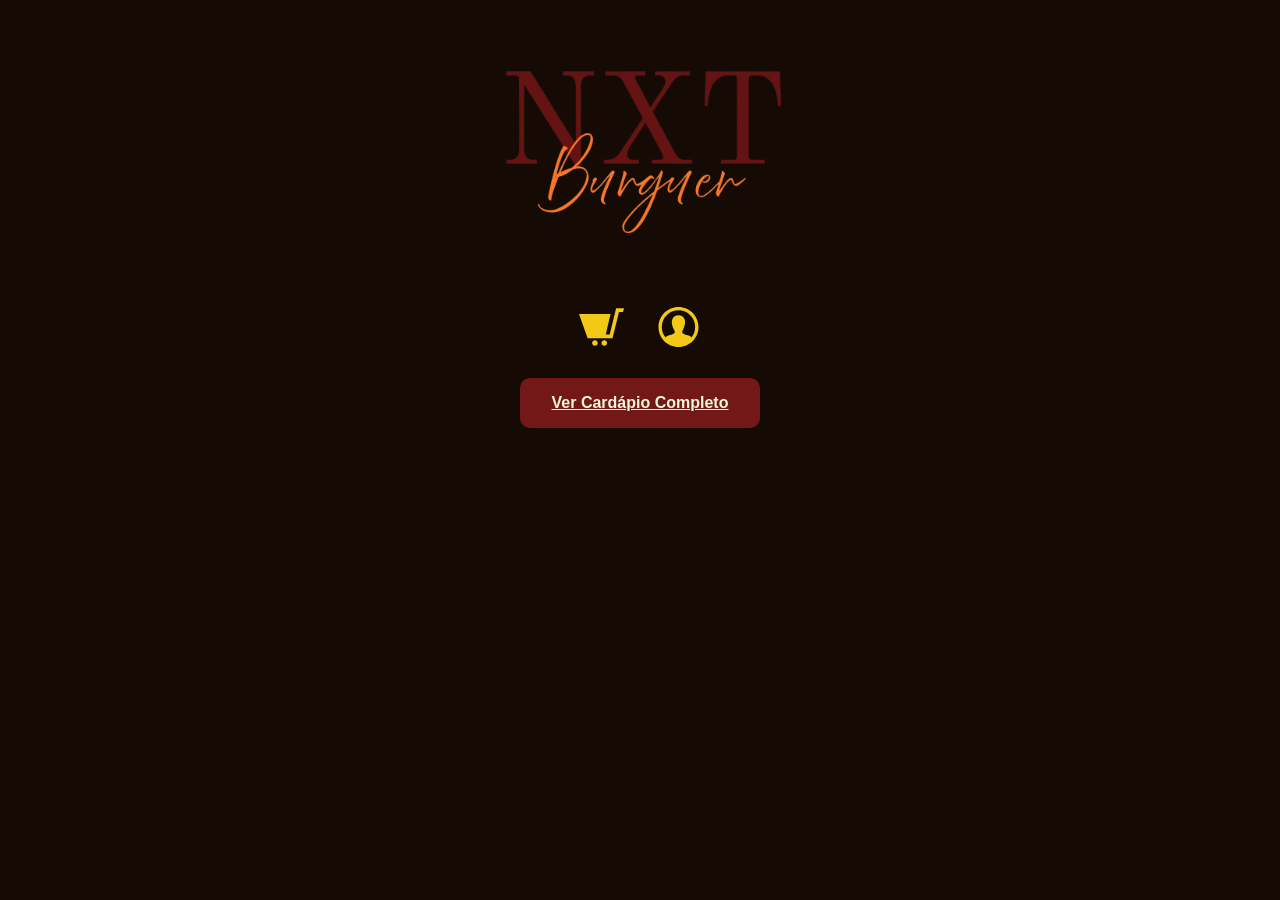
<file: index.html>
<html lang="en">
<head>
    <meta charset="UTF-8">
   <meta name="viewport" content="width=device-width, initial-scale=1.0">
   <link rel="stylesheet" href="style.css">
    <title>Document</title>
     
</head>
<body>

     <header>
     <div class="hero-index">

    <div class="hero-container-index">
        <div id="interacao-logo">
            <img src="logo.webp" alt="" srcset="">
            </div>
        </div>


        <div id="container-icones">
        
           <svg class="carrinho-mutante" xmlns="http://www.w3.org/2000/svg" width="auto" height="50" viewBox="0 0 24 24">
    <path fill="currentColor" d="M10 20.5c0 .829-.672 1.5-1.5 1.5s-1.5-.671-1.5-1.5c0-.828.672-1.5 1.5-1.5s1.5.672 1.5 1.5zm3.5-1.5c-.828 0-1.5.671-1.5 1.5s.672 1.5 1.5 1.5 1.5-.671 1.5-1.5c0-.828-.672-1.5-1.5-1.5zm6.304-17l-3.431 14h-2.102l2.541-11h-16.812l4.615 13h13.239l3.474-14h2.178l.494-2h-4.196z"/>
  </svg>

<br>
<br>
<br>

<!-- Ícone do Perfil -->
  <svg class="carrinho-mutante" xmlns="http://www.w3.org/2000/svg" width="auto" height="40" viewBox="0 0 24 24">
    <path fill="currentColor" d="M12 0c-6.627 0-12 5.373-12 12s5.373 12 12 12 12-5.373 12-12-5.373-12-12-12zm7.753 18.305c-.261-.586-.789-.991-1.871-1.241-2.293-.529-4.428-.993-3.393-2.945 3.145-5.942.833-9.119-2.489-9.119-3.388 0-5.644 3.299-2.489 9.119 1.066 1.964-1.148 2.427-3.393 2.945-1.084.25-1.608.658-1.867 1.246-1.405-1.723-2.251-3.919-2.251-6.31 0-5.514 4.486-10 10-10s10 4.486 10 10c0 2.389-.845 4.583-2.247 6.305z"/>
  </svg>
  


  </div>
<br>
<br>
<br>

      

        <a href="cardapio.html" class="hero-button">
    Ver Cardápio Completo
</a>

    
    </div>

 </div>
            

    </header>

    

    

    
    
</body>
</html>
</file>
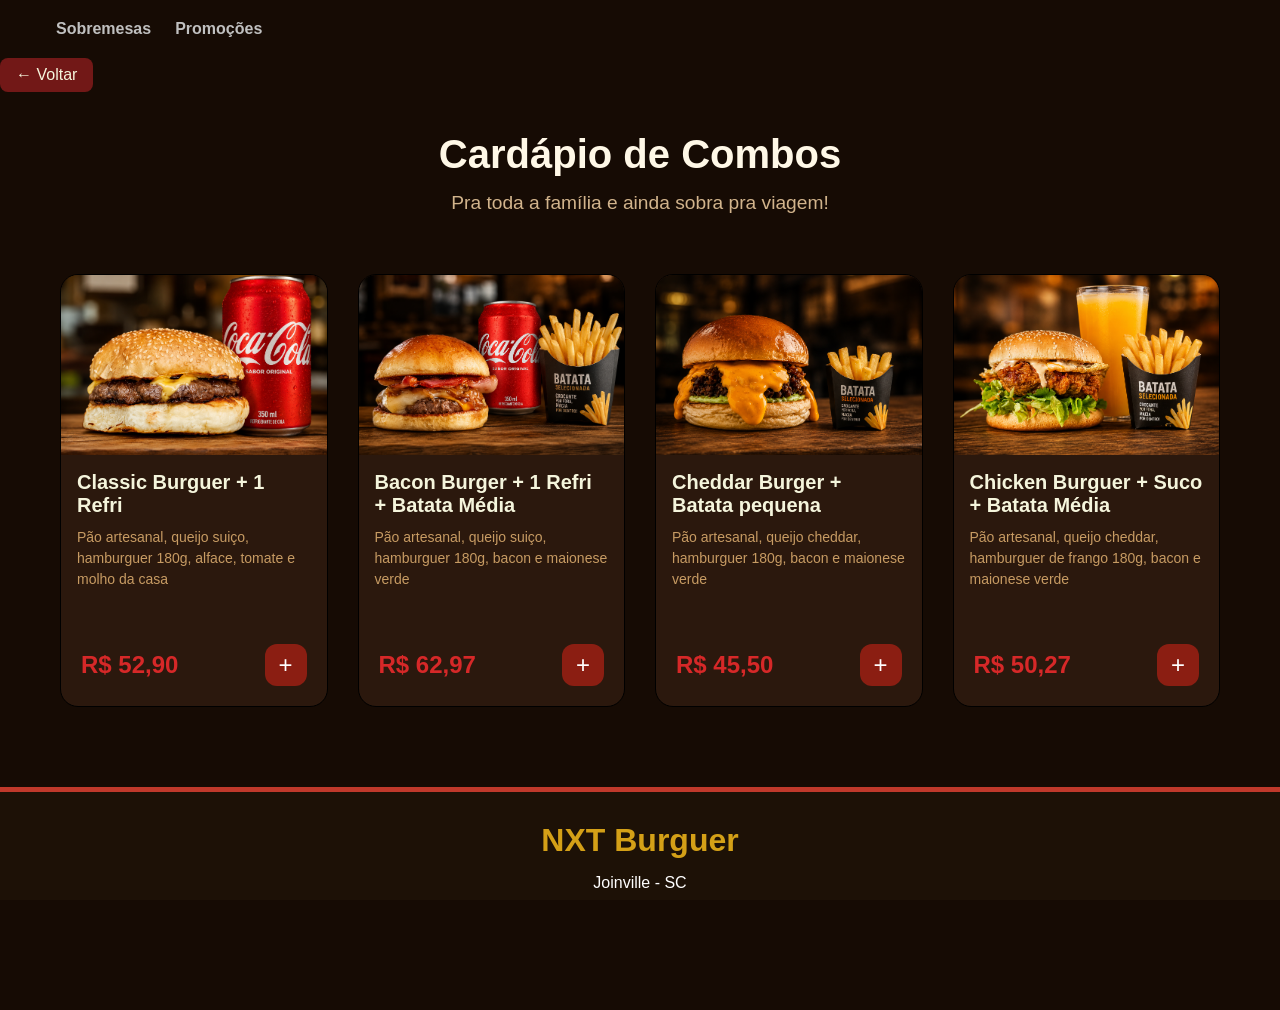
<file: cadapio_combos.html>
<!DOCTYPE html>
<html lang="pt-BR">
<head>
    <meta charset="UTF-8">
    <meta name="viewport" content="width=device-width, initial-scale=1.0">
    <title>Cardápio Combos</title>
    <link rel="stylesheet" href="cardapio.css">
</head>
<body>

    <nav>
        <ul>
            <li><a href="./sobremesa.html">Sobremesas</a></li>
            <li><a href="./promocoes.html">Promoções</a></li>
        </ul>
    </nav>

    <header>
        <div class="topo">
            <a class="btn-voltar" href="index.html">← Voltar</a>
        </div>
        <div class="hero-container-cardapio">
              <h1>Cardápio de Combos</h1>
            <p>Pra toda a família e ainda sobra pra viagem!</p>
        </div>
    </header>

    <main>
        <div class="products-grid-cardapio">

            <div class="product-card-cardapio">
                <div class="product-image-cardapio">
                    <img src="./assetscardapio/classic_combo.png" alt="classic burguer">
                </div>
                <div class="principal-info-cardapio">
                    <h3><strong>Classic Burguer + 1 Refri</strong></h3>
                    <p>Pão artesanal, queijo suiço, hamburguer 180g, alface, tomate e molho da casa</p>
                </div>
                <div class="principal-footer-cardapio">
                    <span>R$ 52,90</span>
                    <button>+</button>
                </div>
            </div>

            <div class="product-card-cardapio">
                <div class="product-image-cardapio">
                    <img src="./assetscardapio/bacon_combo.png" alt="Bacon Burguer">
                </div>
                <div class="principal-info-cardapio">
                    <h3><strong>Bacon Burger + 1 Refri + Batata Média</strong></h3>
                    <p>Pão artesanal, queijo suiço, hamburguer 180g, bacon e maionese verde</p>
                </div>
                <div class="principal-footer-cardapio">
                    <span>R$ 62,97</span>
                    <button>+</button>
                </div>
            </div>

            <div class="product-card-cardapio">
                <div class="product-image-cardapio">
                    <img src="./assetscardapio/cheddar_combo.png" alt="Hambúrguer">
                </div>
                <div class="principal-info-cardapio">
                    <h3><strong>Cheddar Burger + Batata pequena</strong></h3>
                    <p>Pão artesanal, queijo cheddar, hamburguer 180g, bacon e maionese verde</p>
                </div>
                <div class="principal-footer-cardapio">
                    <span>R$ 45,50</span>
                    <button>+</button>
                </div>
            </div>

            <div class="product-card-cardapio">
                <div class="product-image-cardapio">
                    <img src="./assetscardapio/chiken_combo.png" alt="Chicken burguer">
                </div>
                <div class="principal-info-cardapio">
                    <h3><strong>Chicken Burguer + Suco + Batata Média</strong></h3>
                    <p>Pão artesanal, queijo cheddar, hamburguer de frango 180g, bacon e maionese verde</p>
                </div>
                <div class="principal-footer-cardapio">
                    <span>R$ 50,27</span>
                    <button>+</button>
                </div>
            </div>
        </div>
    </main>
    <footer class="footer">
        <div class="footer-container">
            <h2 class="logo">NXT Burguer</h2>

            <div class="footer-info">
                <p> Joinville - SC</p>
                <p> WhatsApp: (47) 12345-6789</p>
                <p> Instagram: @nxtburguer</p>
            </div>

            <p class="direitos">© 2026 NXT Burguer - Todos os direitos reservados.</p>
        </div>
    </footer>

</body>
</html>
</file>
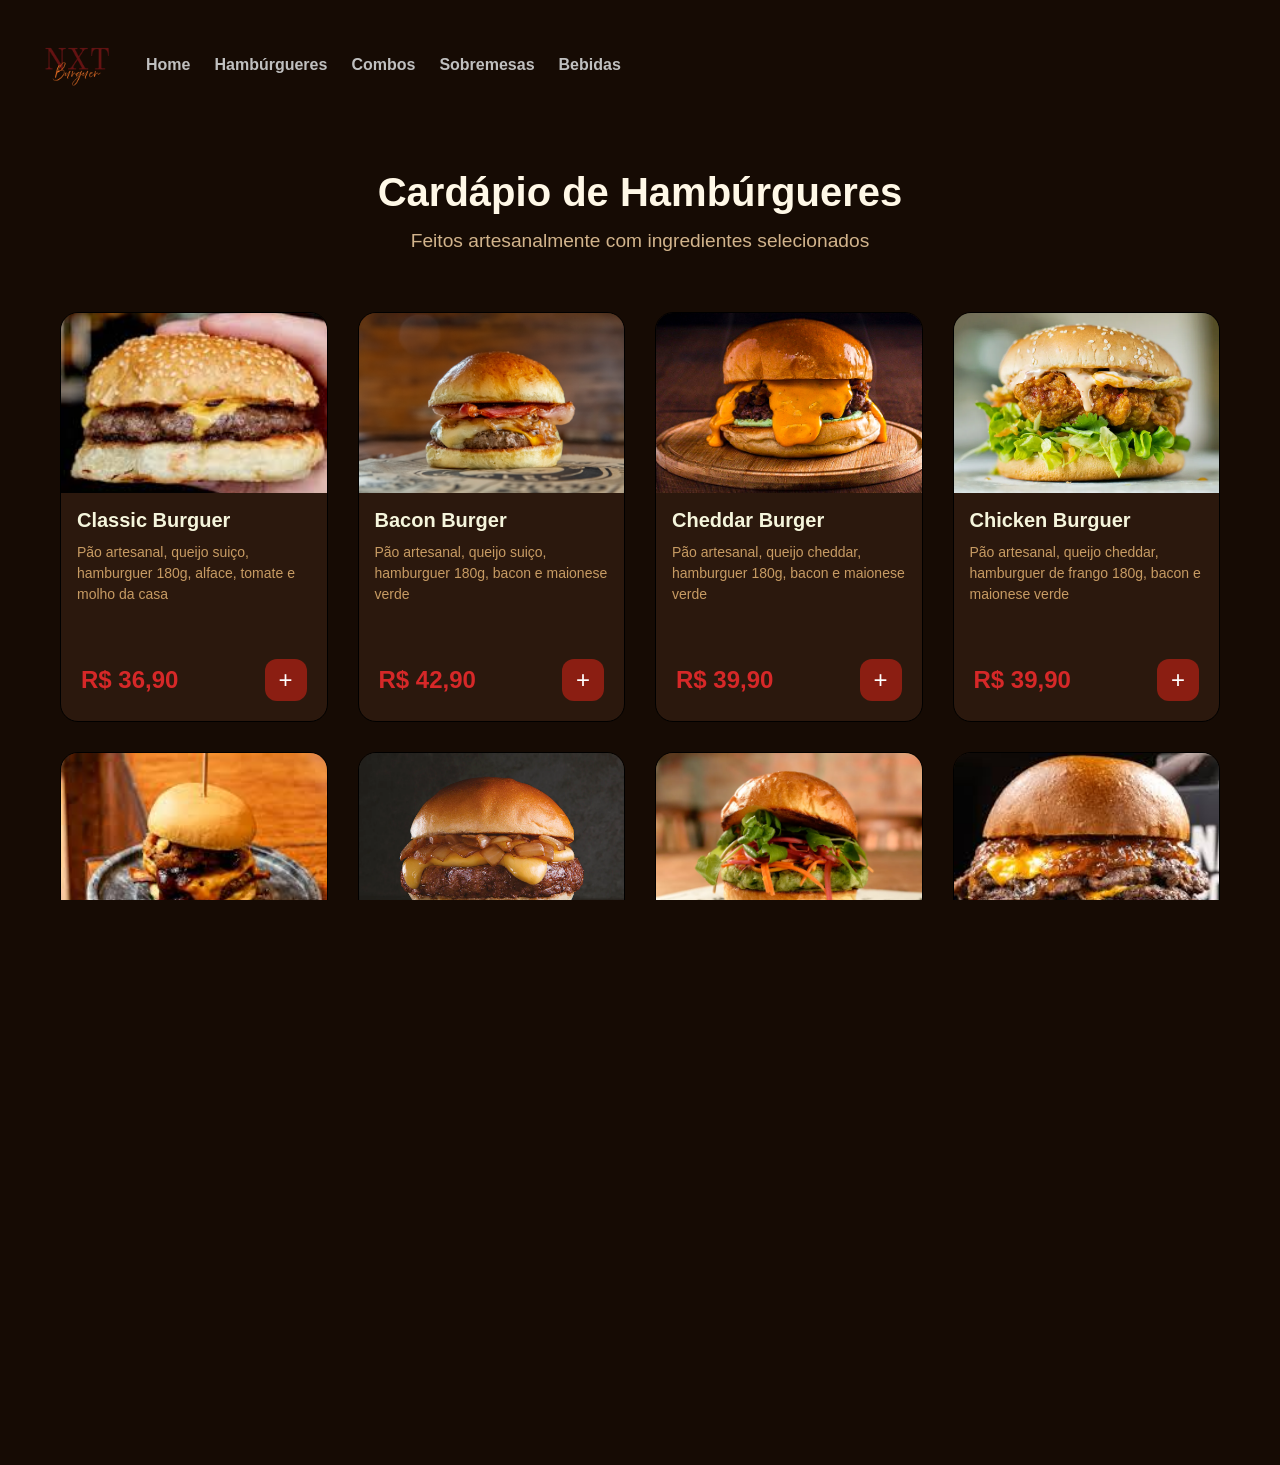
<file: cardapio.html>
<!DOCTYPE html>
<html lang="pt-BR">
<head>
    <meta charset="UTF-8">
    <meta name="viewport" content="width=device-width, initial-scale=1.0">
    <title>Cardápio</title>
    <link rel="stylesheet" href="cardapio.css">
</head>
<body>

    <nav>
        <ul>
            <img src="./logo.webp" alt="NXT Burguer" class="logo-nav">
            <li><a href="./index.html">Home</a></li>
            <li><a href="./cardapio.html">Hambúrgueres</a></li>
            <li><a href="./cardapio_combos.html">Combos</a></li>
            <li><a href="./sobremesa.html">Sobremesas</a></li>
            <li><a href="./bebidas.html">Bebidas</a></li>
        </ul>
    </nav>

    <header>
        <div class="hero-container-cardapio">
            <h1>Cardápio de Hambúrgueres</h1>
            <p>Feitos artesanalmente com ingredientes selecionados</p>
        </div>
    </header>

    <main>
        <div class="products-grid-cardapio">

            <div class="product-card-cardapio">
                <div class="product-image-cardapio">
                    <img src="./assetscardapio/classic.jpg" alt="classic burguer">
                </div>
                <div class="principal-info-cardapio">
                    <h3><strong>Classic Burguer</strong></h3>
                    <p>Pão artesanal, queijo suiço, hamburguer 180g, alface, tomate e molho da casa</p>
                </div>
                <div class="principal-footer-cardapio">
                    <span>R$ 36,90</span>
                    <button>+</button>
                </div>
            </div>

            <div class="product-card-cardapio">
                <div class="product-image-cardapio">
                    <img src="./assetscardapio/bacon.jpeg" alt="Bacon Burguer">
                </div>
                <div class="principal-info-cardapio">
                    <h3><strong>Bacon Burger</strong></h3>
                    <p>Pão artesanal, queijo suiço, hamburguer 180g, bacon e maionese verde</p>
                </div>
                <div class="principal-footer-cardapio">
                    <span>R$ 42,90</span>
                    <button>+</button>
                </div>
            </div>

            <div class="product-card-cardapio">
                <div class="product-image-cardapio">
                    <img src="./assetscardapio/cehddar.png" alt="Hambúrguer">
                </div>
                <div class="principal-info-cardapio">
                    <h3><strong>Cheddar Burger</strong></h3>
                    <p>Pão artesanal, queijo cheddar, hamburguer 180g, bacon e maionese verde</p>
                </div>
                <div class="principal-footer-cardapio">
                    <span>R$ 39,90</span>
                    <button>+</button>
                </div>
            </div>

            <div class="product-card-cardapio">
                <div class="product-image-cardapio">
                    <img src="./assetscardapio/chiken.webp" alt="Chicken burguer">
                </div>
                <div class="principal-info-cardapio">
                    <h3><strong>Chicken Burguer</strong></h3>
                    <p>Pão artesanal, queijo cheddar, hamburguer de frango 180g, bacon e maionese verde</p>
                </div>
                <div class="principal-footer-cardapio">
                    <span>R$ 39,90</span>
                    <button>+</button>
                </div>
            </div>

            <div class="product-card-cardapio">
                <div class="product-image-cardapio">
                    <img src="./assetscardapio/bbq.jpg" alt="BBQ burguer">
                </div>
                <div class="principal-info-cardapio">
                    <h3><strong>BBQ Burguer</strong></h3>
                    <p>Pão artesanal, Hambúrguer 200g, onion rings, molho barbecue, bacon</p>
                </div>
                <div class="principal-footer-cardapio">
                    <span>R$ 40,00</span>
                    <button>+</button>
                </div>
            </div>

             <div class="product-card-cardapio">
                <div class="product-image-cardapio">
                    <img src="./assetscardapio/WESSEL_Burger_picanha.webp" alt="Picanha burguer">
                </div>
                <div class="principal-info-cardapio">
                    <h3><strong>Picanha Burguer</strong></h3>
                    <p>Pão artesanal, Blend de picanha 200g, gorgonzola, cebola crispy, rúcula</p>
                </div>
                <div class="principal-footer-cardapio">
                    <span>R$ 49,90</span>
                    <button>+</button>
                </div>
            </div>

            <div class="product-card-cardapio">
                <div class="product-image-cardapio">
                    <img src="./assetscardapio/vegano.webp" alt="Vegano Supreme">
                </div>
                <div class="principal-info-cardapio">
                    <h3><strong>Vegano Supreme</strong></h3>
                    <p>Pão artesanal, Hambúrguer de soja, queijo vegano, guacamole, alface</p>
                </div>
                <div class="principal-footer-cardapio">
                    <span>R$ 29,90</span>
                    <button>+</button>
                </div>
            </div>

            <div class="product-card-cardapio">
                <div class="product-image-cardapio">
                    <img src="./assetscardapio/double.jpg" alt="Double Smash">
                </div>
                <div class="principal-info-cardapio">
                    <h3><strong>Double Smash</strong></h3>
                    <p>Pão artesanal, Dois hambúrgueres smash 120g cada, queijo cheddar, picles, molho</p>
                </div>
                <div class="principal-footer-cardapio">
                    <span>R$ 35,90</span>
                    <button>+</button>
                </div>
            </div>

        </div>
    </main>

    <footer class="footer">
        <div class="footer-container">
            <h2 class="logo">NXT Burguer</h2>

            <div class="footer-info">
                <p> Joinville - SC</p>
                <p> WhatsApp: (47) 12345-6789</p>
                <p> Instagram: @nxtburguer</p>
            </div>

            <p class="direitos">© 2026 NXT Burguer - Todos os direitos reservados.</p>
        </div>
    </footer>

</body>
</html>
</file>
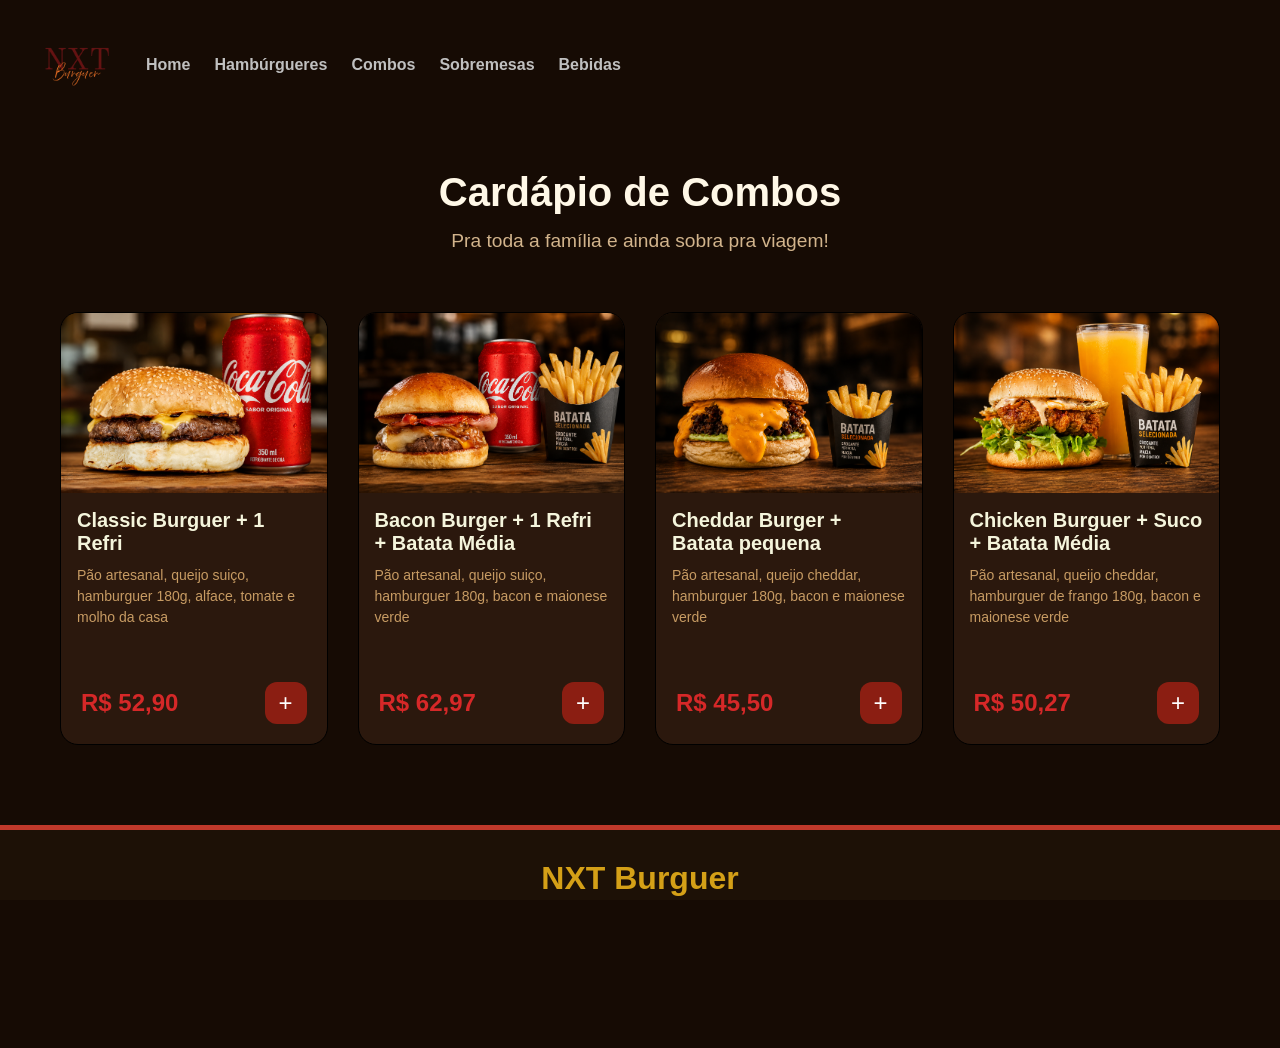
<file: cardapio_combos.html>
<!DOCTYPE html>
<html lang="pt-BR">
<head>
    <meta charset="UTF-8">
    <meta name="viewport" content="width=device-width, initial-scale=1.0">
    <title>Cardápio Combos</title>
    <link rel="stylesheet" href="cardapio.css">
</head>
<body>

    <nav>
        <ul>
            <img src="./logo.webp" alt="NXT Burguer" class="logo-nav">
            <li><a href="./index.html">Home</a></li>
            <li><a href="./cardapio.html">Hambúrgueres</a></li>
            <li><a href="./cardapio_combos.html">Combos</a></li>
            <li><a href="./sobremesa.html">Sobremesas</a></li>
            <li><a href="./bebidas.html">Bebidas</a></li>
        </ul>
    </nav>

    <header>
        <div class="hero-container-cardapio">
            <h1>Cardápio de Combos</h1>
            <p>Pra toda a família e ainda sobra pra viagem!</p>
        </div>
    </header>

    <main>
        <div class="products-grid-cardapio">

            <div class="product-card-cardapio">
                <div class="product-image-cardapio">
                    <img src="./assetscardapio/classic_combo.png" alt="classic burguer">
                </div>
                <div class="principal-info-cardapio">
                    <h3><strong>Classic Burguer + 1 Refri</strong></h3>
                    <p>Pão artesanal, queijo suiço, hamburguer 180g, alface, tomate e molho da casa</p>
                </div>
                <div class="principal-footer-cardapio">
                    <span>R$ 52,90</span>
                    <button>+</button>
                </div>
            </div>

            <div class="product-card-cardapio">
                <div class="product-image-cardapio">
                    <img src="./assetscardapio/bacon_combo.png" alt="Bacon Burguer">
                </div>
                <div class="principal-info-cardapio">
                    <h3><strong>Bacon Burger + 1 Refri + Batata Média</strong></h3>
                    <p>Pão artesanal, queijo suiço, hamburguer 180g, bacon e maionese verde</p>
                </div>
                <div class="principal-footer-cardapio">
                    <span>R$ 62,97</span>
                    <button>+</button>
                </div>
            </div>

            <div class="product-card-cardapio">
                <div class="product-image-cardapio">
                    <img src="./assetscardapio/cheddar_combo.png" alt="Hambúrguer">
                </div>
                <div class="principal-info-cardapio">
                    <h3><strong>Cheddar Burger + Batata pequena</strong></h3>
                    <p>Pão artesanal, queijo cheddar, hamburguer 180g, bacon e maionese verde</p>
                </div>
                <div class="principal-footer-cardapio">
                    <span>R$ 45,50</span>
                    <button>+</button>
                </div>
            </div>

            <div class="product-card-cardapio">
                <div class="product-image-cardapio">
                    <img src="./assetscardapio/chiken_combo.png" alt="Chicken burguer">
                </div>
                <div class="principal-info-cardapio">
                    <h3><strong>Chicken Burguer + Suco + Batata Média</strong></h3>
                    <p>Pão artesanal, queijo cheddar, hamburguer de frango 180g, bacon e maionese verde</p>
                </div>
                <div class="principal-footer-cardapio">
                    <span>R$ 50,27</span>
                    <button>+</button>
                </div>
            </div>
        </div>
    </main>
    <footer class="footer">
        <div class="footer-container">
            <h2 class="logo">NXT Burguer</h2>

            <div class="footer-info">
                <p> Joinville - SC</p>
                <p> WhatsApp: (47) 12345-6789</p>
                <p> Instagram: @nxtburguer</p>
            </div>

            <p class="direitos">© 2026 NXT Burguer - Todos os direitos reservados.</p>
        </div>
    </footer>

</body>
</html>
</file>
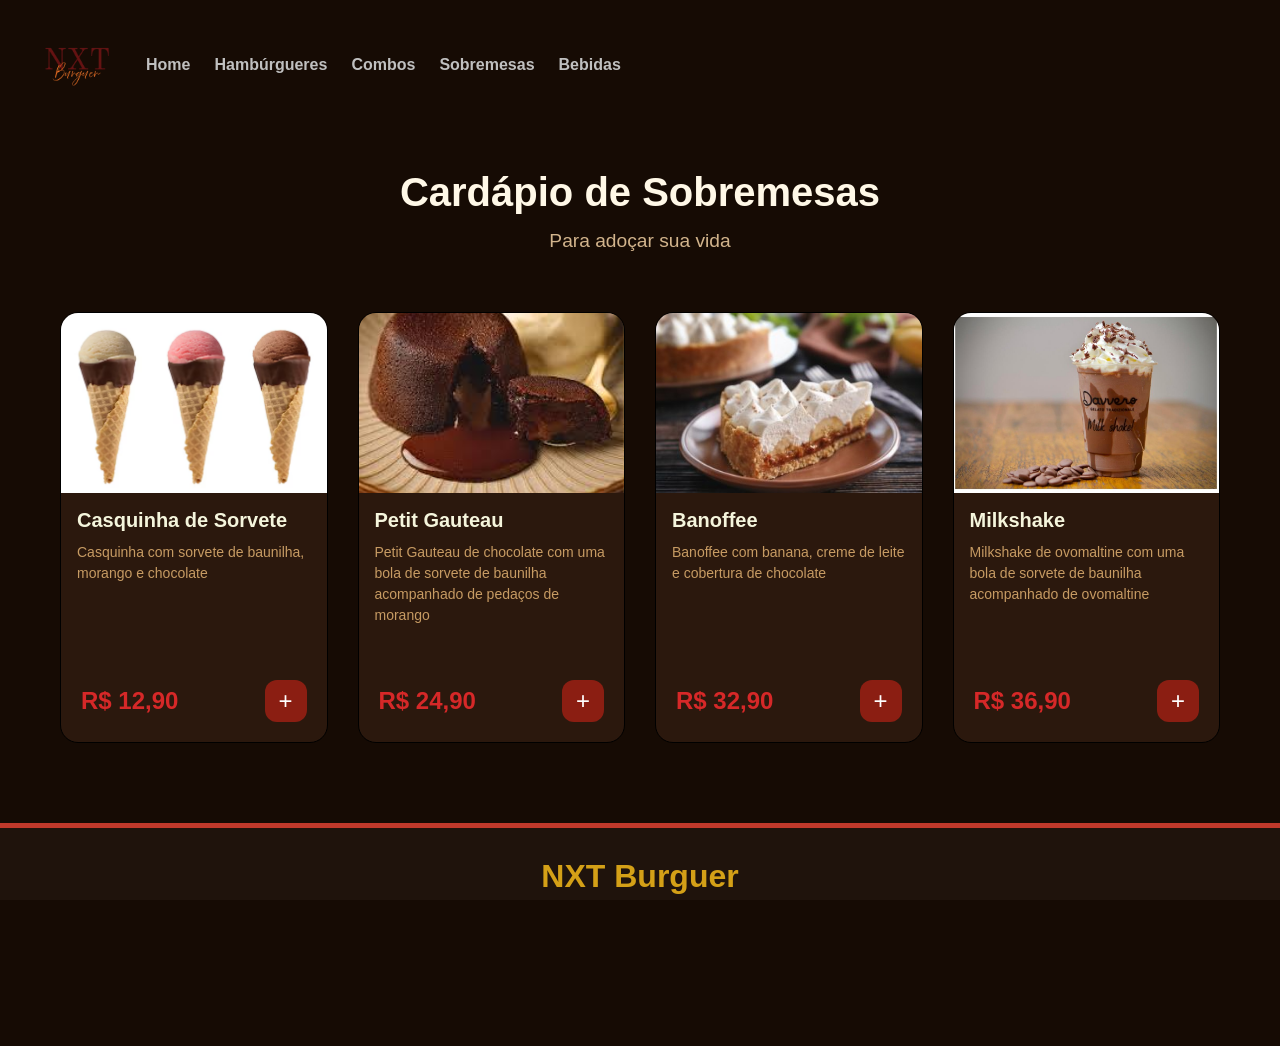
<file: sobremesa.html>
<!DOCTYPE html>
<html lang="pt-BR">
<head>
    <meta charset="UTF-8">
    <meta name="viewport" content="width=device-width, initial-scale=1.0">
    <title>Cardápio</title>
    <link rel="stylesheet" href="sobremesa.css">
</head>
<body>

    <nav>
        <ul>
            <img src="./logo.webp" alt="NXT Burguer" class="logo-nav">
            <li><a href="./index.html">Home</a></li>
            <li><a href="./cardapio.html">Hambúrgueres</a></li>
            <li><a href="./cardapio_combos.html">Combos</a></li>
            <li><a href="./sobremesa.html">Sobremesas</a></li>
            <li><a href="./bebidas.html">Bebidas</a></li>
        </ul>
    </nav>

    <header>
        <div class="hero-container-sobremesa">
            <h1>Cardápio de Sobremesas</h1>
            <p>Para adoçar sua vida</p>
        </div>
    </header>

    <main>
        <div class="products-grid-sobremesa">

            <div class="product-card-sobremesa">
                <div class="product-image-sobremesa">
                    <img src="./imagens_sobremesa/casquinha de sorvete.avif" alt="Casquinha de sorvete-sobremesa"></div>
                <div class = "principal-info-sobremesa">
                    <h3><strong>Casquinha de Sorvete</strong></h3>
                    <p>Casquinha com sorvete de baunilha, morango e chocolate</p>
                </div>
                <div class="principal-footer-sobremesa">
                    <span>R$ 12,90</span>
                    <button>+</button>
            </div>

            </div>

            <div class="product-card-sobremesa">
                <div class="product-image-sobremesa">
                    <img src="./imagens_sobremesa/petit gauteu.jpg" alt="Petit Gauteau-sobremesa"></div>
                <div class = "principal-info-sobremesa">
                <h3><strong>Petit Gauteau</strong></h3>
                <p>Petit Gauteau de chocolate com uma bola de sorvete de baunilha acompanhado de pedaços de morango</p></div>
               <div class="principal-footer-sobremesa">
                    <span>R$ 24,90</span>
                    <button>+</button>
                </div>
            </div>

            <div class="product-card-sobremesa">
                <div class="product-image-sobremesa">
                    <img src="./imagens_sobremesa/banoffee.jpg" alt="banoffee-sobremesa"></div>
                <div class = "principal-info-sobremesa">
                <h3><strong>Banoffee</strong></h3>
                <p>Banoffee com banana, creme de leite e cobertura de chocolate</p></div>
                <div class="principal-footer-sobremesa">
                    <span>R$ 32,90</span>
                    <button>+</button>
                </div>
            </div>

            <div class="product-card-sobremesa">
                <div class="product-image-sobremesa">
                    <img src="./imagens_sobremesa/milk shake.jpeg" alt="Milkshake-sobremesa"></div>
                <div class = "principal-info-sobremesa">
                <h3><strong>Milkshake</strong></h3>
                <p>Milkshake de ovomaltine com uma bola de sorvete de baunilha acompanhado de ovomaltine</p></div>    
                <div class="principal-footer-sobremesa">
                    <span>R$ 36,90</span>
                    <button>+</button>
                </div>  
            </div>

        </div>
    </main>

    <footer class="footer">
    <div class="footer-container">
        <h2 class="logo">NXT Burguer</h2>

        <div class="footer-info">
            <p> Joinville - SC</p>
            <p> WhatsApp: (47) 1234-5678</p>
            <p> Instagram: @nxtburguer</p>
        </div>

        <p class="direitos">© 2026 NXT Burguer - Todos os direitos reservados.</p>
    </div>
</footer>

</body>
</html>
</file>
<file: style.css>
* {
    margin: 0;
    padding: 0;
    box-sizing: border-box;  /* garante que o tamanho dos seus elementos seja previsível*/
}

html,
body {
    width: 100%;
    max-width: 100%;
    background-color: rgb(22, 11, 4);
    
    font-family: Arial, Helvetica, sans-serif;
    overflow-x: hidden;  /*corta esse excesso e trava a página para que ela só role para cima e para baixo.*/
    -webkit-text-size-adjust: 100%; /*não vão mudar de tamanho sozinhos ao girar a tela*/
}

/* Seleciona a imagem que está dentro do container do logo */
#interacao-logo img {
  /* Define o tempo da transição para o zoom e o brilho ficarem suaves */
  transition: transform 0.3s ease, filter 0.3s ease;
  cursor: pointer;
  margin-top: -50px;
  margin-left: -35px;
}

/* Aplica os efeitos quando o usuário passa o mouse na imagem */
#interacao-logo img:hover {
  /* Dá o zoom de 10% */
  transform: scale(1.1);
  
  /* Cria o brilho amarelo contornando o formato do logo */
  filter: drop-shadow(0 0 15px #683308);
}

.carrinho-mutante {
    color: #f1c916; /* Vermelho vivo */
    transition: color 0.2s ease; /* Deixa a mudança de cor suave */
  }

  /* Estilo quando passa o mouse (Vermelho Escuro) */
  .carrinho-mutante:hover {
    color: #9b790b; /* Vermelho escuro / DarkRed */
    cursor: pointer; /* Transforma a seta do mouse na mãozinha de clique */
  }

#container-icones{
display: flex;
align-items: center;
gap: 16px;
}
#texto-central {
    display: flex;
    justify-content: center;
}

#coloracao {
    color: #c4a57b;
}

/* ==========================================================================
   2. NAVEGAÇÃO (HEADER)
   ========================================================================== */
nav {
    width: 90%;
    max-width: 1100px;
    margin: 0 auto;
    display: flex;
    justify-content: space-between;
    align-items: center;
    padding: 20px 0;
}

nav ul {
    list-style: none;
    display: flex;
    justify-content: center;
}

nav ul li {
    margin-left: 1.5rem;
}

nav ul li a {
    color: #c0c0c0;
    text-decoration: none;
    font-weight: 600;
    transition: all 0.3s ease;
    position: relative;
}

nav ul li a::before {
    content: "";
    position: absolute;
    bottom: -5px;
    left: 0;
    width: 0;
    height: 2px;
    background: #c9c500;
    transition: width 0.3s ease;
}

nav ul li a:hover::before {
    width: 100%;
}

nav ul li a:hover {
    color: #ebb812;
    text-shadow: 0 0 10px #ebb812;
}

/* ==========================================================================
   3. HERO
   ========================================================================== */
.hero {
    display: flex;
    flex-direction: column;
    justify-content: center;
    align-items: center;
    text-align: center;
    padding: 10px 10px;
    width: 100%;
}

.hero-container {
    width: 100%;
    max-width: 800px;
}

.hero-title {
    color: #000000;
    font-size: 2.2rem;
    font-weight: bold;
    margin-bottom: 20px;
    word-wrap: break-word;
}

.hero-text {
    color: #d37f08;
    font-size: 1.1rem;
    margin-bottom: 35px;
    line-height: 1.4;
}

.hero-button,
.btn-cardapio {
    background-color: #721817;
    color: #f5f5dc;
    border: none;
    border-radius: 10px;
    padding: 16px 32px;
    font-size: 1rem;
    font-weight: 600;
    cursor: pointer;
    transition: background-color 0.3s;
}

.hero-button:hover,
.btn-cardapio:hover {
    background-color: #8b2524;
}

.adorar-title {
    display: flex;
    justify-content: center;
    text-align: center;
    color:black;
    font-size: 1.8rem;
    font-weight: bold;
    margin: 30px 0 10px;
}

/* ==========================================================================
   4. GRID DE PRODUTOS
   ========================================================================== */
.products-grid,
.principal-grid {
    width: 100%;
    max-width: 1200px;
    margin: 0 auto;
    padding: 20px;
    gap: 30px;
}

.products-grid {
    display: grid;
    grid-template-columns: repeat(auto-fit, minmax(220px, 1fr));
}

.principal-grid {
    display: flex;
    justify-content: center;
    flex-wrap: wrap;
}

/* ==========================================================================
   5. CARDS
   ========================================================================== */
.product-card,
.principal-card {
    background: #2b180d;
    border-radius: 18px;
    overflow: hidden;
}

.product-card {
    width: 100%;
    max-width: 280px;
    margin: 0 auto;
    border: 1px solid #000;
}

.principal-card {
    width: 300px;
    max-width: 100%;
    border: 1px solid #4a2b16;
    box-shadow: 0 4px 10px rgba(0, 0, 0, 0.3);
}

/* ==========================================================================
   6. IMAGENS DOS CARDS
   ========================================================================== */
.product-image,
.principal-image {
    width: 100%;
    height: 180px;
    background: #3d2817;
    display: flex;
    align-items: center;
    justify-content: center;
    overflow: hidden;
}

.product-image img,
.principal-image img {
    width: 100%;
    height: 100%;
    object-fit: cover;
    transition: transform 0.3s ease;
}

.product-image:hover img,
.principal-image:hover img {
    transform: scale(1.05);
}

/* ==========================================================================
   7. INFORMAÇÕES DOS CARDS
   ========================================================================== */
.product-info,
.principal-info {
    padding: 16px;
}

.product-info h3,
.principal-info h3 {
    color: #f5f5dc;
    font-size: 20px;
    margin-bottom: 10px;
}

.product-info p,
.principal-info p {
    color: #c79b63;
    font-size: 14px;
    line-height: 1.5;
    margin-bottom: 18px;
}

/* ==========================================================================
   8. FOOTER DOS CARDS
   ========================================================================== */
.product-footer,
.principal-footer {
    display: flex;
    align-items: center;
    justify-content: space-between;
}

.product-footer span,
.principal-footer span {
    color: #d62828;
    font-size: 24px;
    font-weight: bold;
}

.product-footer button,
.principal-footer button {
    width: 42px;
    height: 42px;
    border: none;
    border-radius: 12px;
    background: #8b1e12;
    color: white;
    font-size: 24px;
    cursor: pointer;
    transition: transform 0.3s;
}

.product-footer button:hover,
.principal-footer button:hover {
    transform: scale(1.08);
}

/* ==========================================================================


/* ==========================================================================
   10. HERO CARDÁPIO
   ========================================================================== */
.hero-container-cardapio {
    text-align: center;
    padding: 40px 20px;
}

.hero-container-cardapio h1 {
    font-size: 2.5rem;
    font-weight: bold;
    color: #fff8e7;
    margin-bottom: 15px;
}

.hero-container-cardapio p {
    font-size: 1.2rem;
    color: #d2b48c;
}

/* ==========================================================================
   11. RESPONSIVIDADE
   ========================================================================== */
@media (min-width: 768px) {
    .hero-title {
        font-size: 4.5rem;
    }

    .hero-text {
        font-size: 1.5rem;
    }

    .adorar-title {
        font-size: 2.8rem;
    }
}




.hero-index { /*Apenas para o index */
    display: flex;
    flex-direction: column;
    justify-content: center;
    align-items: center;
    text-align: center;
    width: 100%;
}

.hero-container-index {
    width: 100%;
    max-width: 800px;
}
/* Seleciona a imagem que está dentro do container do hero */
.hero-container-index img {
  width: 400px;   
     /* Ajuste esse valor (ex: 150px, 180px, 200px) até o tamanho ficar bom */
  height: auto;      /* Garante que a altura diminua proporcionalmente sem distorcer o logo */
  object-fit: contain; 
  padding-right: 10px;
}

.hero-title-index {
    color: #000000;
    font-size: 2.2rem;
    font-weight: bold;
    margin-bottom: 20px;
    word-wrap: break-word;
}

.hero-text-index {
    color: #d37f08;
    font-size: 1.1rem;
    margin-bottom: 35px;
    line-height: 1.2;
}


@media (min-width: 768px) {
    .hero-container-index img{
        width:400px;
    }

   
}



@media (min-width: 768px) {
    .hero-container-index img{
        width:400px;
    }
    #nav{
    width: 100%;
    max-width: 600px;
    font-size: 30px;
    }
   .hero-button{
    margin-top: -30px;
   }
   #container-icones{
    margin-top: -40px;
   }

   #interacao-logo img{
    margin-right: -50px;
   }
}


@media (min-width: 360px) and (max-width: 500px) {
  #interacao-logo img {
    margin-right: -50px;
  }
}

    
@media (width:425px) {
  #interacao-logo img{
margin-right: -50px;
}
}
</file>
<file: cardapio.css>
/* ================================
   RESET GERAL
   Zera margens, paddings e define
   box-sizing para todos os elementos
   ================================ */
* {
    margin: 0;
    padding: 0;
    box-sizing: border-box;
}



html,
body {
    height: 100%;
    margin: 0;
    width: 100%;
    max-width: 100%;
    background-color: rgb(22, 11, 4);
    
    font-family: Arial, Helvetica, sans-serif;
    overflow-x: hidden;
    -webkit-text-size-adjust: 100%;

    display: flex;
    flex-direction: column;
}


/* 
   BARRA DE NAVEGAÇÃO (NAV)
   Centralizada, com espaçamento
   e alinhamento entre os itens
    */
nav {
    width: 95%; 
    max-width: 1400px; /* Aumentamos o limite para ela abrir mais */
    margin: 0 auto;
    
    display: flex;
    justify-content: space-between; 
    
    /* 2. ISSO CORRIGE O DESALINHAMENTO: Alinha verticalmente a logo e os textos pelo centro */
    align-items: center; 
    padding: 20px 0;
}

/* Lista de links da nav em linha */
nav ul {
    list-style: none;
    display: flex;
    align-items: center;    
}

/* Espaçamento entre os itens da nav */
nav ul li {
    margin-left: 1.5rem;
}

/* Estilo dos links da nav */
nav ul li a {
    color: #c0c0c0;
    text-decoration: none;
    font-weight: 600;
    transition: all 0.3s ease;
    position: relative;
}

/* Linha animada que aparece abaixo do link no hover */
nav ul li a::before {
    content: "";
    position: absolute;
    bottom: -5px;
    left: 0;
    width: 0;
    height: 2px;
    background: #c9c500;
    transition: width 0.3s ease;
}

.logo-nav {
    height: 90px; /* Define uma altura boa para não estourar o cabeçalho */
    width: auto;
    object-fit: contain;
    display: block; /* Remove espaços fantasmas que o navegador cria em imagens */
}

/* Expande a linha ao passar o mouse */
nav ul li a:hover::before {
    width: 100%;
}

/* Cor e brilho do link no hover */
nav ul li a:hover {
    color: #ebb812;
    text-shadow: 0 0 10px #ebb812;
}


/*
   GRID PRINCIPAL DOS PRODUTOS
   Centralizado, com gap entre os
   cards e colunas responsivas
   */
.products-grid-cardapio {
    width: 100%;
    max-width: 1200px;
    margin: 0 auto;
    padding: 20px;
    gap: 30px;
    margin-bottom: 60px
}

/* Colunas automáticas que se adaptam ao tamanho da tela */
.products-grid-cardapio {
    display: grid;
    grid-template-columns: repeat(auto-fit, minmax(220px, 1fr));
}

/* Flex container alternativo não está sendo usado ativamente */
.principal-grid-cardapio {
    display: flex;
    justify-content: center;
    flex-wrap: wrap;
}


/* 
   CARD INDIVIDUAL DE PRODUTO
   Largura máxima, centralizado
   e com borda sutil
    */
.product-card-cardapio {
    width: 100%;
    max-width: 280px;
    margin: 0 auto;
    border: 1px solid #000;
    display: flex;
    flex-direction: column;
    height: 100%;
    
    
}

/* Fundo escuro e bordas arredondadas do card */
.product-card-cardapio {
    background: #2b180d;
    border-radius: 18px;
    overflow: hidden;
}


/* 
   ÁREA DA IMAGEM DO PRODUTO
   Altura fixa com imagem coberta
   e efeito de zoom no hover
    */
.product-image-cardapio {
    width: 100%;
    height: 180px;
    background: #3d2817;
    display: flex;
    align-items: center;
    justify-content: center;
    overflow: hidden;
}

/* Imagem ocupa todo o espaço do container */
.product-image-cardapio img {
    width: 100%;
    height: 100%;
    object-fit: cover;
    transition: transform 0.3s ease;
}

/* Zoom suave na imagem ao passar o mouse */
.product-image-cardapio:hover img {
    transform: scale(1.05);
}


/* 
   INFORMAÇÕES DO PRODUTO (NOME E DESCRIÇÃO)
   Padding interno, cores e
   espaçamento entre título e texto
  */
.principal-info-cardapio {
    padding: 16px;
    flex-grow: 1; 
}

/* Título do produto */
.principal-info-cardapio h3 {
    color: #f5f5dc;
    font-size: 20px;
    margin-bottom: 10px;
}

/* Descrição dos ingredientes */
.principal-info-cardapio p {
    color: #c79b63;
    font-size: 14px;
    line-height: 1.5;
    margin-bottom: 18px;
}


/* 
   RODAPÉ DO CARD (PREÇO + BOTÃO)
   Flex com preço à esquerda e
   botão de adicionar à direita
    */
.principal-footer-cardapio {
    display: flex;
    align-items: center;
    justify-content: space-between;
    padding: 20px;
}

/* Preço do produto em destaque */
.principal-footer-cardapio span {
    color: #d62828;
    font-size: 24px;
    font-weight: bold;

}

/* Botão de adicionar ao carrinho */
.principal-footer-cardapio button {
    width: 42px;
    height: 42px;
    border: none;
    border-radius: 12px;
    background: #8b1e12;
    color: white;
    font-size: 24px;
    cursor: pointer;
    transition: transform 0.3s;

}

/* Leve crescimento do botão no hover */
.principal-footer-cardapio button:hover {
    transform: scale(1.08);
}

/* 
   SEPARADORES DE PRODUTOS
   Separador de tipo de produto 
   em uma mesma página
   */

.separador {
    display: flex;
    align-items: center;
    text-align: center;
    width: 100%;
    max-width: 1200px;
    margin: 40px auto;
    padding: 0 20px;
    
    font-weight: bold;
    grid-column: 1 / -1; /* esse comando faz o grid ignorar o nosso separador */
    
    font-size: 2rem;
    color: #fff8e7;
    margin-bottom: 15px;
}

/* Cria a linha da esquerda e da direita usando pseudo-elementos */
.separador::before,
.separador::after {
    content: "";
    flex: 1;
    height: 2px; 
    background: #c08e2b;
}

/* Espaço entre a linha da esquerda e o texto */
.separador::before {
    margin-right: 20px;
}

/* Espaço entre o texto e a linha da direita */
.separador::after {
    margin-left: 20px;
}

/* 
   TOPO DO HEADER (BOTÃO VOLTAR)
   Estilo base do container e
   cor padrão do texto
   */
.topo {
    color: #f5f5dc;
    text-decoration: none;
    font-size: 15px;
}

/* Cor do link ao passar o mouse */
.topo a:hover {
    color: #c4a57b;
}

/* Botão "← Voltar" estilizado como pílula */
.btn-voltar {
    color: #f5f5dc;
    text-decoration: none;
    font-size: 16px;
    background-color: #721817;
    padding: 8px 16px;
    border-radius: 8px;
    display: inline-flex;
    align-items: center;
    gap: 8px;
    transition: 0.3s;
}

/* Hover do botão voltar */
.btn-voltar:hover {
    background-color: #8b2524;
    color: #c4a57b;
}


/* 
   HERO / CABEÇALHO DA PÁGINA
   Título e subtítulo centralizados
   com cores e tamanhos destacados
  */
.hero-container-cardapio {
    text-align: center;
    padding: 40px 20px;
}

/* Título principal da página */
.hero-container-cardapio h1 {
    font-size: 2.5rem;
    font-weight: bold;
    color: #fff8e7;
    margin-bottom: 15px;
}

/* Subtítulo descritivo */
.hero-container-cardapio p {
    font-size: 1.2rem;
    color: #d2b48c;
}


.footer{
    background-color: #1d1106; /* marrom */
    color: white;
    padding: 30px 20px;
    text-align: center;
    border-top: 5px solid #c0392b; /* vermelho */
    margin-top: auto;
    
}

.footer-container{
    max-width: 1000px;
    margin: auto;
}

.logo{
    color: #d4a017; /* amarelo mostarda */
    font-size: 32px;
    margin-bottom: 15px;
}

.footer-info p{
    
    margin: 8px 0;
    font-size: 16px;
}

.direitos{
    margin-top: 20px;
    font-size: 14px;
    color: #cccccc;
}
</file>
<file: sobremesa.css>
/* Configuração geral da página */
* {
    margin: 0;
    padding: 0;
    box-sizing: border-box;
}


/*configurações do body da pagina HTML */
html,
body {
    height: 100%;
    width: 100%;
    max-width: 100%;
    background-color: rgb(22, 11, 4);
    
    font-family: Arial, Helvetica, sans-serif;
    overflow-x: hidden;
    -webkit-text-size-adjust: 100%;

    display: flex;
    flex-direction: column;
}


/* barra de navegação*/
nav {
    width: 95%; 
    max-width: 1400px; /* Aumentamos o limite para ela abrir mais */
    margin: 0 auto;
    
    display: flex;
    justify-content: space-between; 
    
    /* 2. ISSO CORRIGE O DESALINHAMENTO: Alinha verticalmente a logo e os textos pelo centro */
    align-items: center; 
    padding: 20px 0;
}

/* Lista de links da nav em linha */
nav ul {
    list-style: none;
    display: flex;
    align-items: center;    
}

/* Espaçamento entre os itens da nav */
nav ul li {
    margin-left: 1.5rem;
}

/* Estilo dos links da nav */
nav ul li a {
    color: #c0c0c0;
    text-decoration: none;
    font-weight: 600;
    transition: all 0.3s ease;
    position: relative;
}

/* Linha animada que aparece abaixo do link no hover */
nav ul li a::before {
    content: "";
    position: absolute;
    bottom: -5px;
    left: 0;
    width: 0;
    height: 2px;
    background: #c9c500;
    transition: width 0.3s ease;
}

.logo-nav {
    height: 90px; /* Define uma altura boa para não estourar o cabeçalho */
    width: auto;
    object-fit: contain;
    display: block; /* Remove espaços fantasmas que o navegador cria em imagens */
}

/* Expande a linha ao passar o mouse */
nav ul li a:hover::before {
    width: 100%;
}

/* Cor e brilho do link no hover */
nav ul li a:hover {
    color: #ebb812;
    text-shadow: 0 0 10px #ebb812;
}


/* Grid dos produtos*/
.products-grid-sobremesa {
    width: 100%;
    max-width: 1200px;
    margin: 0 auto;
    padding: 20px;
    gap: 30px;
    margin-bottom: 60px
}

/* Colunas automáticas que se adaptam ao tamanho da tela */
.products-grid-sobremesa {
    display: grid;
    grid-template-columns: repeat(auto-fit, minmax(220px, 1fr)); /*nunca fiquem esmagados (menores que 220px)*/
}

.principal-grid-sobremesa {
    display: flex;
    justify-content: center;
    flex-wrap: wrap; /*controlar a quebra de linha dos elementos filhos dentro de um container flexível.*/
}


/* card dos produtos */
.product-card-sobremesa {
    width: 100%;
    max-width: 280px;
    margin: 0 auto;
    border: 1px solid #000;
    display: flex;
    flex-direction: column;
    height: 100%;
    justify-content: space-between
}

/* Fundo escuro e bordas arredondadas do card */
.product-card-sobremesa {
    background: #2b180d;
    border-radius: 18px;
    overflow: hidden;
}


/* imagem do produto */
.product-image-sobremesa {
    width: 100%;
    height: 180px;
    background: #3d2817;
    display: flex;
    align-items: center;
    justify-content: center;
    overflow: hidden;
}

/* Imagem ocupa todo o espaço do container */
.product-image-sobremesa img {
    width: 100%;
    height: 100%;
    object-fit: cover;
    transition: transform 0.3s ease;
}

/* Zoom na imagem ao passar o mouse */
.product-image-sobremesa:hover img {
    transform: scale(1.05);
}


/* Informações do produto */
.principal-info-sobremesa {
    padding: 16px;
    flex-grow: 1
}

/* Título do produto */
.principal-info-sobremesa h3 {
    color: #f5f5dc;
    font-size: 20px;
    margin-bottom: 10px;
}

/* Descrição dos ingredientes */
.principal-info-sobremesa p {
    color: #c79b63;
    font-size: 14px;
    line-height: 1.5;
    margin-bottom: 18px;
}


/* Fotter do card*/
.principal-footer-sobremesa {
    display: flex;
    align-items: center;
    justify-content: space-between;
    padding: 20px;
}

/* Preço do produto em destaque */
.principal-footer-sobremesa span {
    color: #d62828;
    font-size: 24px;
    font-weight: bold;
}

/* Botão de adicionar ao carrinho */
.principal-footer-sobremesa button {
    width: 42px;
    height: 42px;
    border: none;
    border-radius: 12px;
    background: #8b1e12;
    color: white;
    font-size: 24px;
    cursor: pointer;
    transition: transform 0.3s;
}

/* Aumentar o botão com hover */
.principal-footer-sobremesa button:hover {
    transform: scale(1.08);
}


/* Topo do header da página */
.topo-sobremesa {
    color: #f5f5dc;
    text-decoration: none;
    font-size: 15px;
}

/* Cor do link ao passar o mouse */
.topo-sobremesa a:hover {
    color: #c4a57b;
}

/* Botão "← Voltar" estilizado como pílula */
.btn-voltar-sobremesa {
    color: #f5f5dc;
    text-decoration: none;
    font-size: 16px;
    background-color: #721817;
    padding: 8px 16px;
    border-radius: 8px;
    display: inline-flex;
    align-items: center;
    gap: 8px;
    transition: 0.3s;
}

/* Hover do botão voltar */
.btn-voltar-sobremesa:hover {
    background-color: #8b2524;
    color: #c4a57b;
}


/*hero container da página de sobremesas, centralizado e com padding */
.hero-container-sobremesa {
    text-align: center;
    padding: 40px 20px;
}

/* Título principal da página */
.hero-container-sobremesa h1 {
    font-size: 2.5rem;
    font-weight: bold;
    color: #fff8e7;
    margin-bottom: 15px;
}

/* Subtítulo descritivo */
.hero-container-sobremesa p {
    font-size: 1.2rem;
    color: #d2b48c;
}

/*Footer da página*/
.footer{
    background-color: #1f130c; 
    color: white;
    padding: 30px 20px;
    text-align: center;
    margin-top: 50px;
    border-top: 5px solid #c0392b; 
    margin-top: auto;
}

.footer-container{
    max-width: 1000px;
    margin: auto;
}

.logo{
    color: #d4a017; 
    font-size: 32px;
    margin-bottom: 15px;
}

.footer-info p{
    margin: 8px 0;
    font-size: 16px;
}

.direitos{
    margin-top: 20px;
    font-size: 14px;
    color: #cccccc;
}
</file>
